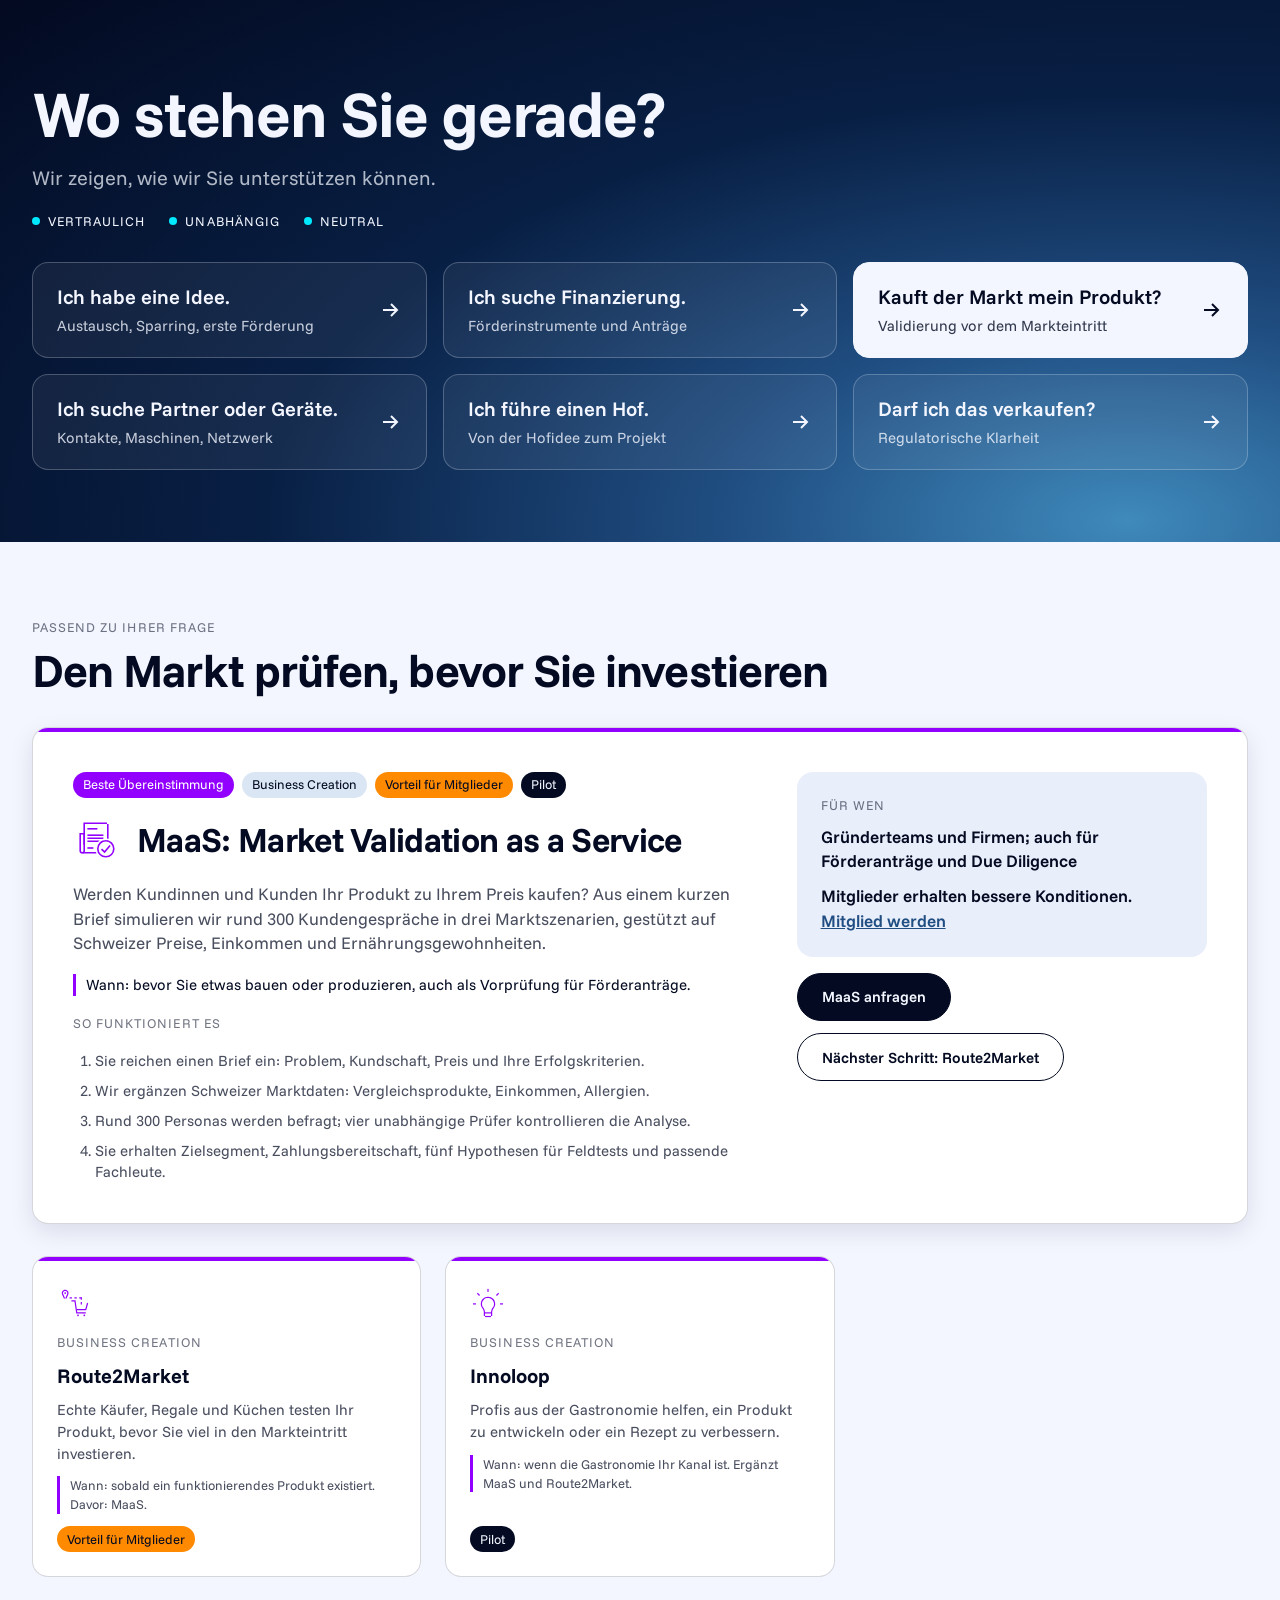
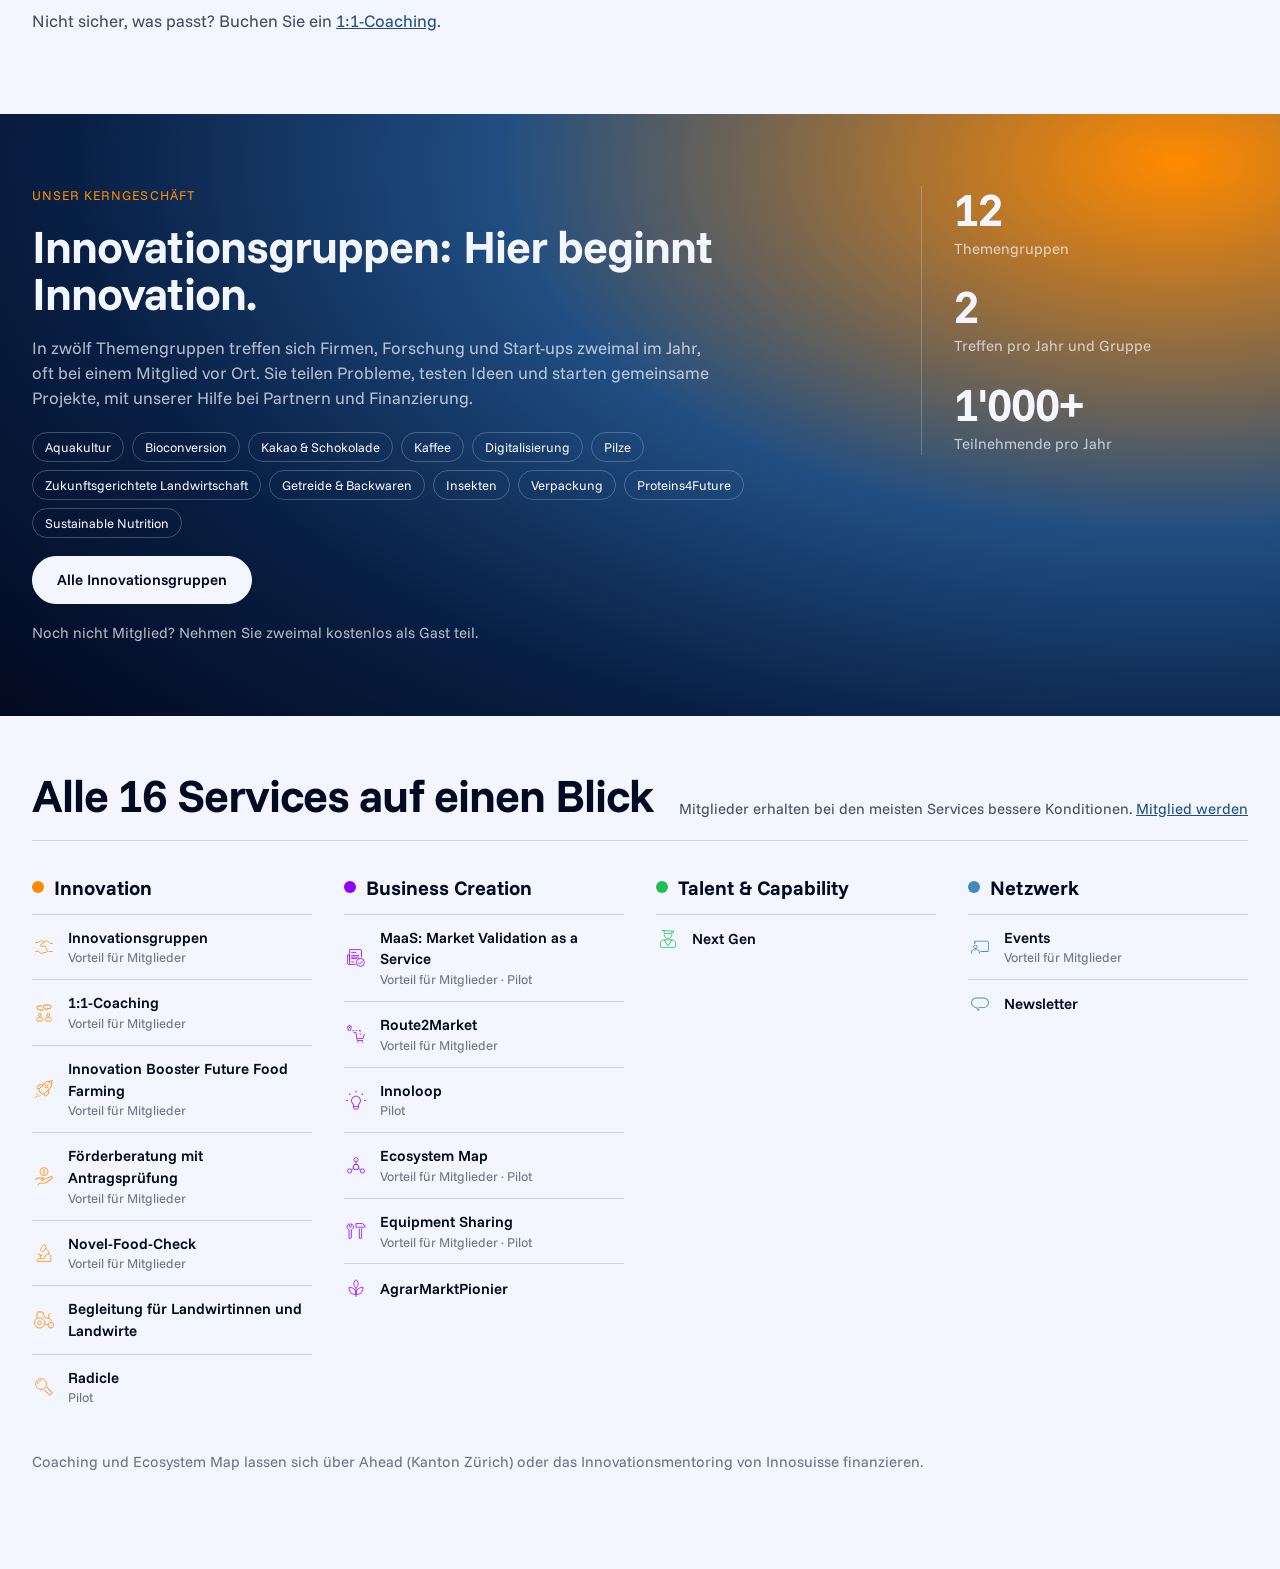
<file: index.html>
<!doctype html>
<html lang="de">
<head>
<meta charset="utf-8">
<meta name="viewport" content="width=device-width, initial-scale=1">
<meta name="robots" content="noindex">
<title>Swiss Food Research: Services</title>
<link rel="preload" href="assets/fonts/funnel-sans-400.woff2" as="font" type="font/woff2" crossorigin>
<link rel="stylesheet" href="assets/style.css">
</head>
<body>
<div class="sfr-sf" id="sfr-service-finder"></div>
<script src="assets/app.js"></script>
</body>
</html>
</file>
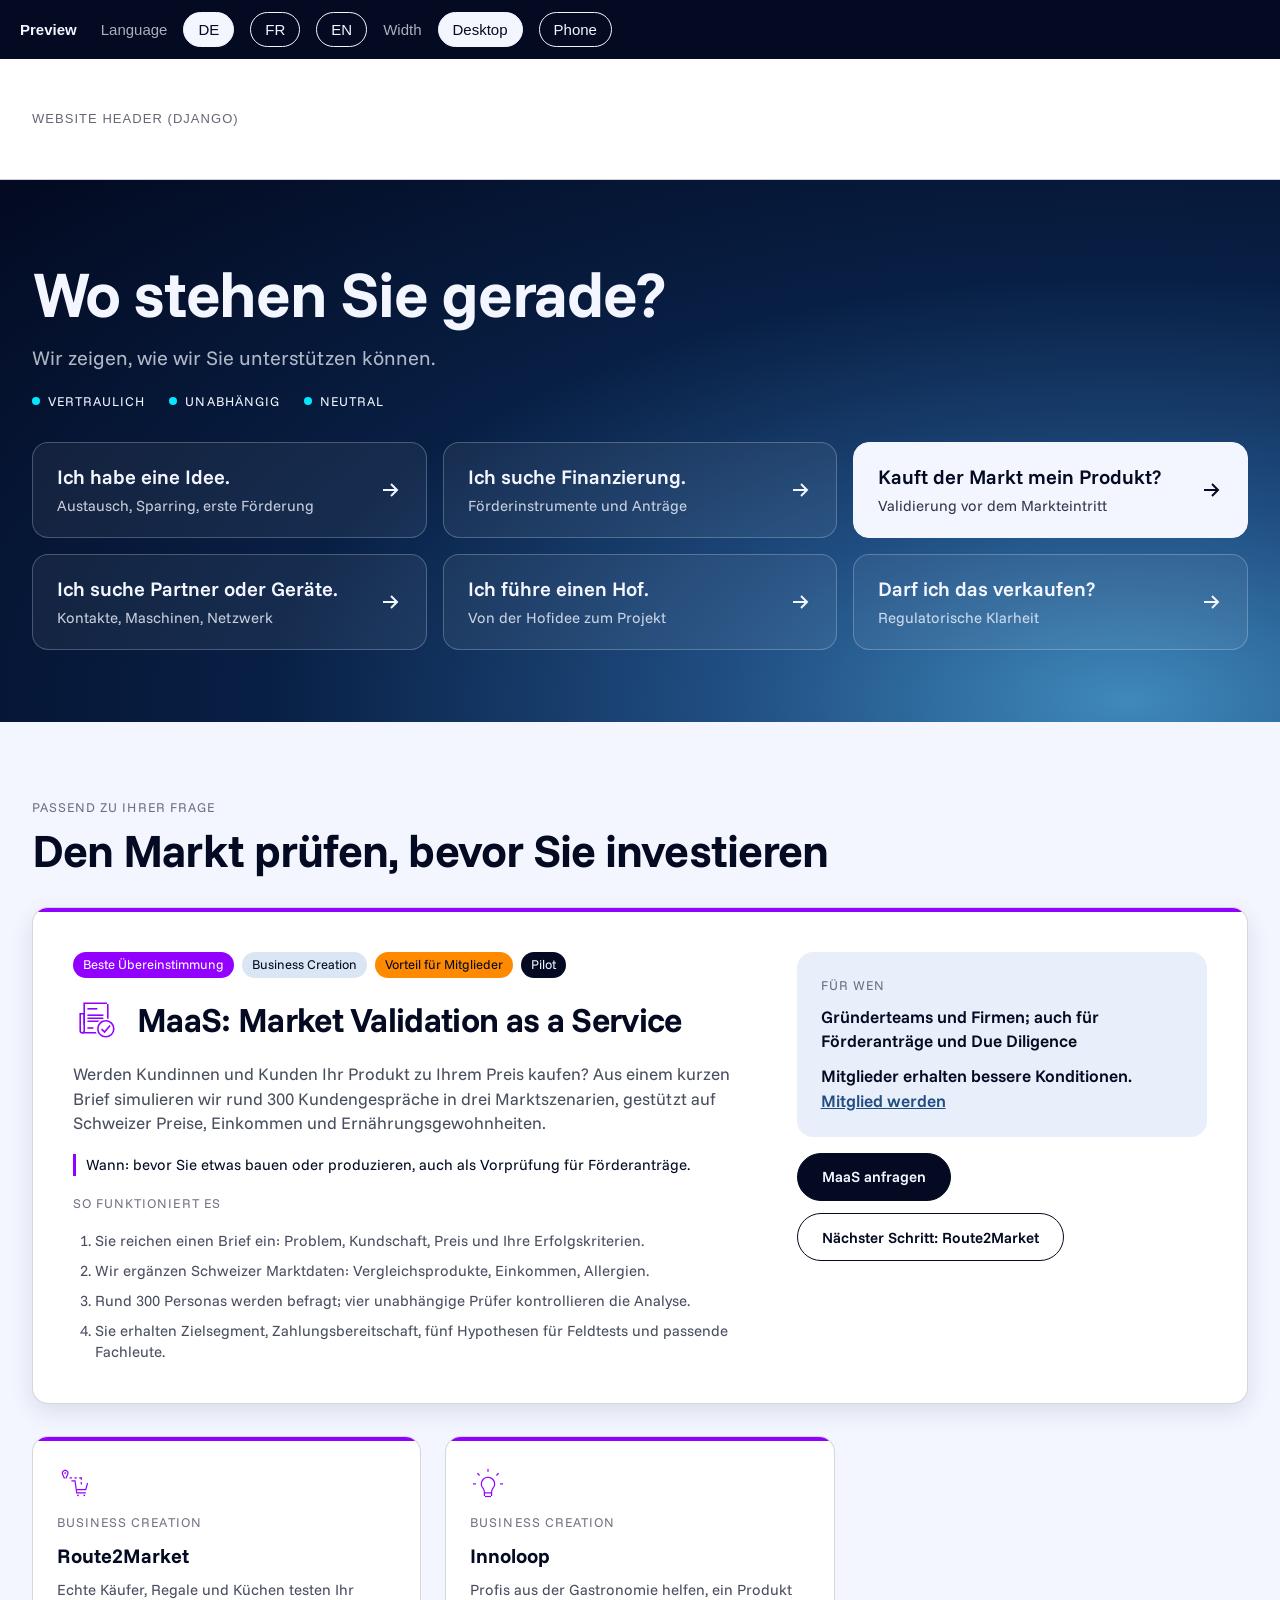
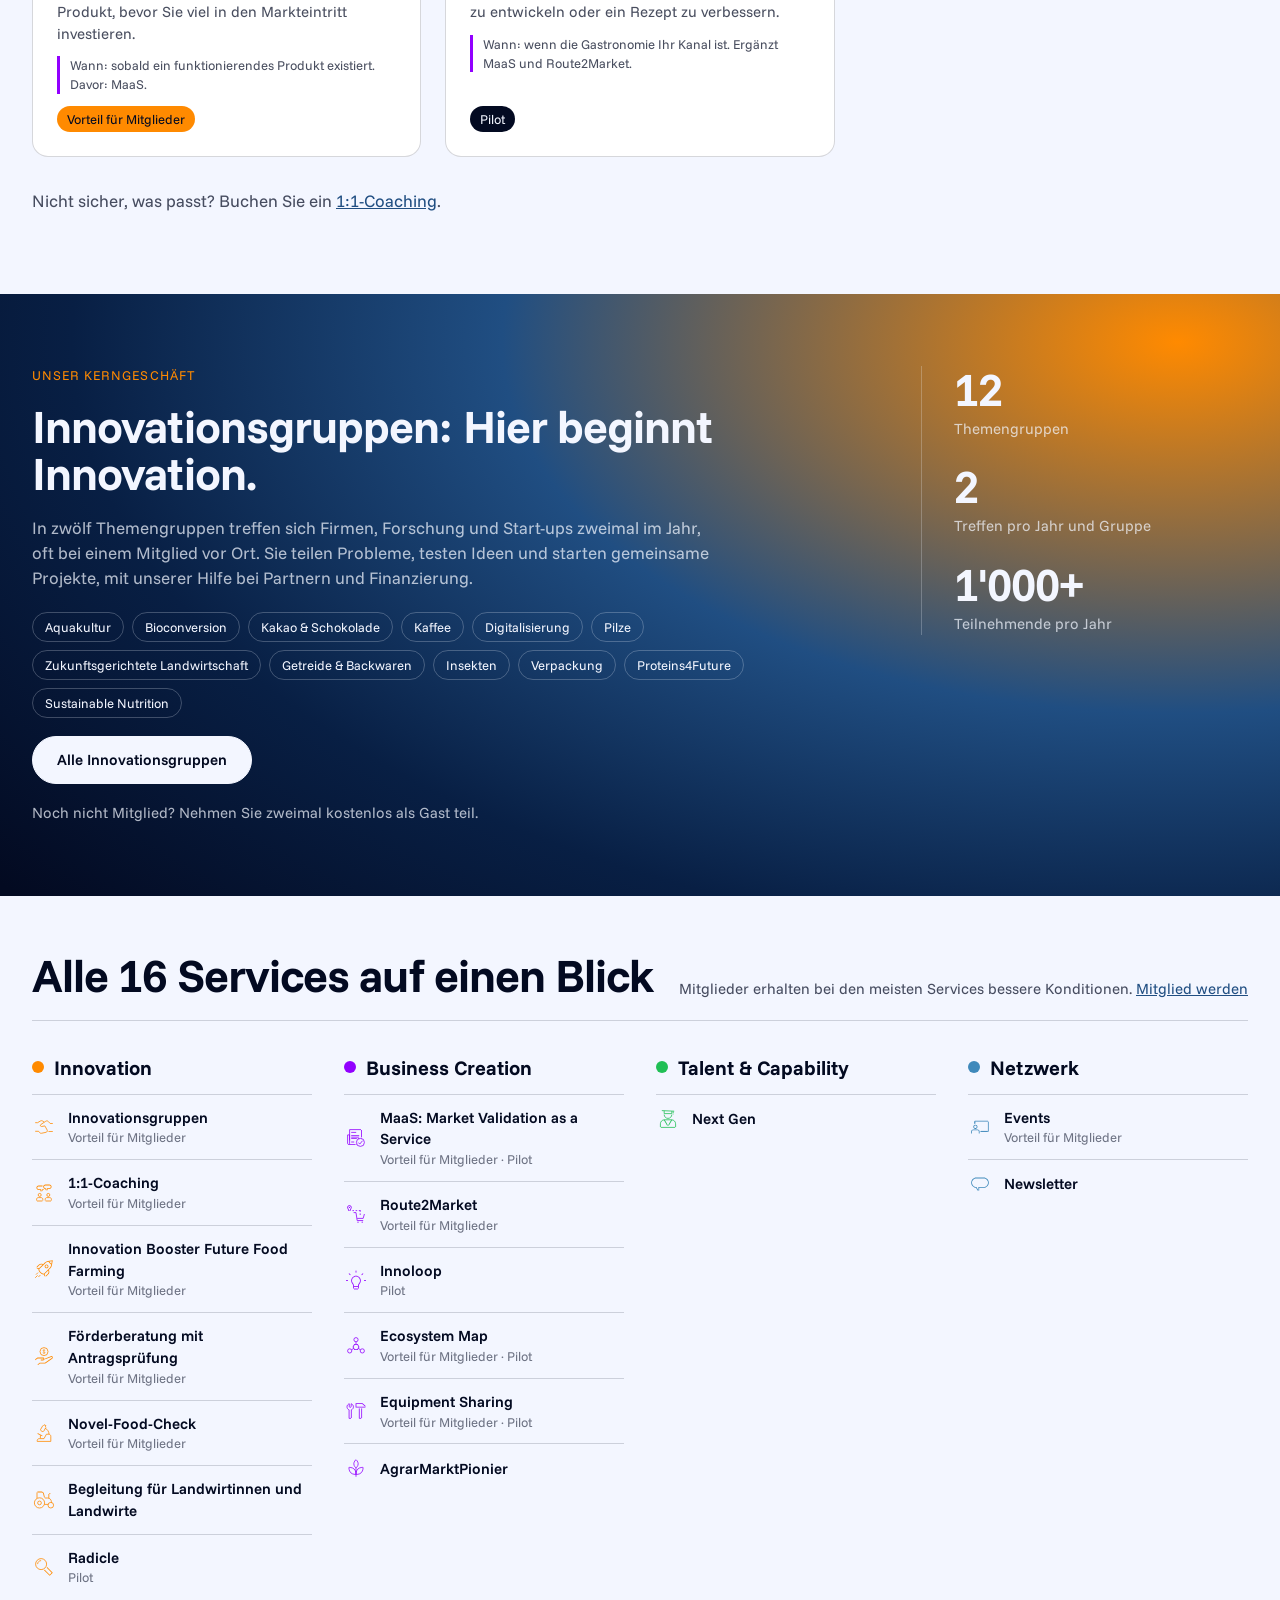
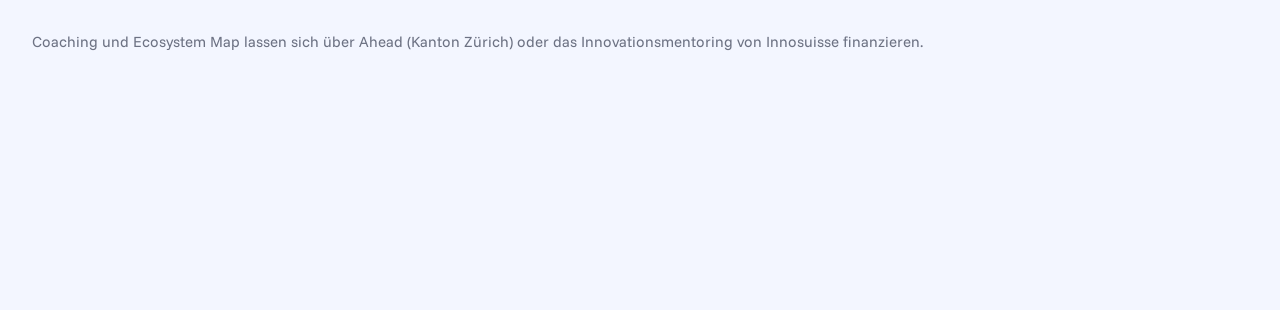
<file: preview.html>
<!doctype html>
<html lang="de">
<head>
<meta charset="utf-8">
<meta name="viewport" content="width=device-width, initial-scale=1">
<meta name="robots" content="noindex">
<title>Preview: SFR service finder as embedded on swissfoodresearch.ch</title>
<style>
body{margin:0;font:15px/1.4 "Helvetica Neue",Arial,sans-serif;background:#d9dde6;color:#030a21}
.bar{position:sticky;top:0;z-index:2;background:#030a21;color:#f3f6ff;padding:12px 20px;display:flex;flex-wrap:wrap;gap:16px;align-items:center}
.bar b{margin-right:8px}.bar button{font:inherit;padding:6px 14px;border-radius:999px;border:1px solid #f3f6ff;background:transparent;color:#f3f6ff;cursor:pointer}
.bar button[aria-pressed="true"]{background:#f3f6ff;color:#030a21}.bar span{opacity:.7}
.site{margin:0 auto;background:#fff;transition:max-width .2s}
.mock{height:120px;background:#fff;border-bottom:1px solid #ccd;display:flex;align-items:center;padding:0 32px;color:#667;font-size:13px;letter-spacing:.08em;text-transform:uppercase}
.mock.foot{height:160px;background:#030a21;color:#a1abbe;border:0}
</style>
</head>
<body>
<div class="bar">
  <b>Preview</b>
  <span>Language</span><button data-lang="de" aria-pressed="true">DE</button><button data-lang="fr">FR</button><button data-lang="en">EN</button>
  <span>Width</span><button data-w="100%" aria-pressed="true">Desktop</button><button data-w="390px">Phone</button>
</div>
<div class="site" id="site" style="max-width:100%">
  <div class="mock">Website header (Django)</div>
  <div id="slot"></div>
  <div class="mock foot">Website footer (Django)</div>
</div>
<script>
/* Mounts the service finder with the same code as the Django block in the README,
   so this page also tests the block. */
var state={lang:"de",w:"100%"};
function mount(){
  document.documentElement.lang=state.lang;
  document.getElementById("site").style.maxWidth=state.w;
  var slot=document.getElementById("slot");
  slot.innerHTML='<iframe id="sfr-service-finder" title="Services" loading="lazy" style="width:100%;height:2600px;border:0;display:block"></iframe>';
  var f=document.getElementById("sfr-service-finder"),l=(document.documentElement.lang||"de").slice(0,2);
  f.src=new URL("./?lang="+(["de","fr","en"].indexOf(l)>-1?l:"de"),location.href).href;
}
window.addEventListener("message",function(e){
  if(e.origin!==location.origin||!e.data||!e.data.sfrServiceFinder)return;
  var f=document.getElementById("sfr-service-finder"),m=e.data.sfrServiceFinder;
  if(m.height)f.style.height=m.height+"px";
  if(m.scrollTo!=null)window.scrollTo({top:f.getBoundingClientRect().top+window.scrollY+m.scrollTo-80,behavior:"smooth"});
});
document.querySelector(".bar").addEventListener("click",function(e){
  var b=e.target.closest("button");if(!b)return;
  var key=b.dataset.lang?"lang":"w";state[key]=b.dataset[key];
  document.querySelectorAll(".bar button[data-"+key+"]").forEach(function(x){x.setAttribute("aria-pressed",x===b)});
  mount();
});
mount();
</script>
</body>
</html>
</file>
<file: assets/style.css>
/* Swiss Food Research service finder, SFR Design System 2026 */
@font-face{font-family:"Funnel Sans";font-weight:400;font-style:normal;font-display:swap;src:url(fonts/funnel-sans-400.woff2) format("woff2")}
@font-face{font-family:"Funnel Sans";font-weight:600;font-style:normal;font-display:swap;src:url(fonts/funnel-sans-600.woff2) format("woff2")}
@font-face{font-family:"Funnel Sans";font-weight:700;font-style:normal;font-display:swap;src:url(fonts/funnel-sans-700.woff2) format("woff2")}
html,body{margin:0;background:#f3f6ff}
.sfr-sf{--k:#030a21;--b1:#081f44;--b2:#204e82;--b3:#3f89bb;--w:#f3f6ff;--cy:#00e9ff;--mg:#9200ff;--or:#ff8a00;--gr:#20bf55;
  --ink72:rgb(3 10 33/.72);--ink56:rgb(3 10 33/.56);--ink16:rgb(3 10 33/.16);--chip:#dae6f4;--sunken:#e9eefb;
  --grad:radial-gradient(120% 140% at 88% 96%,#3f89bb 0%,#204e82 26%,#081f44 56%,#030a21 100%);
  --sh:0 8px 24px rgb(3 10 33/.10);
  font-family:"Funnel Sans","Helvetica Neue",Arial,sans-serif;color:var(--ink72);background:var(--w);
  font-size:17px;line-height:1.45;-webkit-font-smoothing:antialiased}
.sfr-sf *,.sfr-sf *::before,.sfr-sf *::after{box-sizing:border-box}
.sfr-sf h1,.sfr-sf h2,.sfr-sf h3,.sfr-sf p,.sfr-sf ol{margin:0}
.sfr-sf a{color:var(--b2)}.sfr-sf a:hover{color:var(--b3)}
.sfr-sf :focus-visible{outline:none;box-shadow:0 0 0 3px rgb(0 233 255/.55);border-radius:8px}
.sfr-sf .w{max-width:1280px;margin:0 auto;padding:0 32px}
.sfr-sf .eyebrow{font-size:13px;letter-spacing:.08em;text-transform:uppercase;color:var(--ink56)}
/* hero */
.sfr-sf .hero{background:var(--grad);color:var(--w)}
.sfr-sf .hero .w{padding-top:80px;padding-bottom:72px;display:flex;flex-direction:column;gap:32px}
.sfr-sf .hero .eyebrow{color:var(--cy)}
.sfr-sf .hero h1{font-size:64px;line-height:1.04;letter-spacing:-.02em;font-weight:700;color:var(--w)}
.sfr-sf .hero .lead{font-size:20px;color:rgb(243 246 255/.72);max-width:640px;margin-top:16px}
.sfr-sf .needs{display:grid;grid-template-columns:repeat(3,minmax(0,1fr));gap:16px}
.sfr-sf .need{all:unset;box-sizing:border-box;cursor:pointer;min-height:96px;padding:20px 24px;border-radius:16px;display:flex;align-items:center;justify-content:space-between;gap:16px;
  background:rgb(243 246 255/.06);border:1px solid rgb(243 246 255/.24);color:var(--w);font-family:inherit;transition:background-color 140ms,border-color 140ms}
.sfr-sf .need:hover{background:rgb(243 246 255/.12)}
.sfr-sf .need[aria-pressed="true"]{background:var(--w);border-color:var(--w);color:var(--k)}
.sfr-sf .need .l{font-size:20px;font-weight:600;line-height:1.2;display:block}
.sfr-sf .need .h{font-size:15px;opacity:.8;display:block;margin-top:6px}
.sfr-sf .need svg{flex:0 0 24px}
/* results */
.sfr-sf .res .w{padding-top:72px;padding-bottom:24px;display:flex;flex-direction:column;gap:32px}
.sfr-sf .res h2{font-size:46px;line-height:1.04;letter-spacing:-.02em;font-weight:700;color:var(--k);margin-top:8px}
.sfr-sf .panel{background:#fff;border:1px solid var(--ink16);border-radius:16px;box-shadow:var(--sh);overflow:hidden}
.sfr-sf .bar{height:4px}
.sfr-sf .panel .in{padding:40px;display:flex;flex-wrap:wrap;gap:48px}
.sfr-sf .panel .main{flex:3 1 480px;min-width:0;display:flex;flex-direction:column;gap:18px}
.sfr-sf .panel .side{flex:2 1 280px;min-width:0;display:flex;flex-direction:column;gap:16px}
.sfr-sf .panel h3{font-size:34px;line-height:1.04;letter-spacing:-.02em;font-weight:700;color:var(--k)}
.sfr-sf .panel .ttl{display:flex;align-items:center;gap:16px}
.sfr-sf .panel ol{padding-left:22px;display:flex;flex-direction:column;gap:8px;font-size:15px}
.sfr-sf .box{background:var(--sunken);border-radius:16px;padding:24px;display:flex;flex-direction:column;gap:10px}
.sfr-sf .box strong{color:var(--k);font-weight:600}
.sfr-sf .badges{display:flex;flex-wrap:wrap;gap:8px;align-items:center}
.sfr-sf .bdg{display:inline-flex;align-items:center;height:26px;padding:0 10px;border-radius:999px;font-size:13px;font-weight:500;background:var(--chip);color:var(--k);white-space:nowrap}
.sfr-sf .bdg.inv{background:var(--k);color:var(--w)}
.sfr-sf .bdg.p{color:#fff}
.sfr-sf .btns{display:flex;flex-wrap:wrap;gap:12px}
.sfr-sf .btn{display:inline-flex;align-items:center;justify-content:center;min-height:48px;padding:0 24px;border-radius:999px;font-size:15px;font-weight:600;text-decoration:none;
  background:var(--k);color:var(--w);border:1.5px solid var(--k);transition:background-color 140ms}
.sfr-sf .btn:hover{background:var(--b1);color:var(--w)}
.sfr-sf .btn.sec{background:transparent;color:var(--k)}
.sfr-sf .btn.sec:hover{background:rgb(3 10 33/.08);color:var(--k)}
.sfr-sf .cards{display:grid;grid-template-columns:repeat(3,minmax(0,1fr));gap:24px}
.sfr-sf .card{all:unset;box-sizing:border-box;cursor:pointer;background:#fff;border:1px solid var(--ink16);border-radius:16px;overflow:hidden;display:flex;flex-direction:column;font-family:inherit;transition:box-shadow 140ms,transform 80ms}
.sfr-sf .card:hover{box-shadow:var(--sh)}
.sfr-sf .card .in{padding:24px;display:flex;flex-direction:column;gap:12px;flex:1}
.sfr-sf .card h3{font-size:20px;line-height:1.16;font-weight:700;color:var(--k)}
.sfr-sf .card p{font-size:15px;color:var(--ink72)}
.sfr-sf .card .badges{margin-top:auto}
.sfr-sf .more{font-size:17px}
/* values */
.sfr-sf .vals{list-style:none;margin:20px 0 0;padding:0;display:flex;flex-wrap:wrap;gap:8px 24px}
.sfr-sf .vals li{display:flex;align-items:center;gap:8px;font-size:13px;letter-spacing:.08em;text-transform:uppercase;color:var(--w)}
.sfr-sf .vals li::before{content:"";width:8px;height:8px;border-radius:999px;background:var(--cy)}
/* innovation groups band */
.sfr-sf .igb{background:radial-gradient(120% 140% at 92% 8%,#ff8a00 0%,#204e82 44%,#081f44 72%,#030a21 100%);color:var(--w);margin-top:56px}
.sfr-sf .igb .w{padding-top:72px;padding-bottom:72px;display:flex;flex-wrap:wrap;gap:48px;align-items:flex-start}
.sfr-sf .igm{flex:3 1 520px;min-width:0;display:flex;flex-direction:column;gap:18px}
.sfr-sf .igb .eyebrow{color:var(--or)}
.sfr-sf .igb h2{font-size:46px;line-height:1.04;letter-spacing:-.02em;font-weight:700;color:var(--w)}
.sfr-sf .igb p{color:rgb(243 246 255/.72);max-width:680px}
.sfr-sf .igg{list-style:none;margin:4px 0 0;padding:0;display:flex;flex-wrap:wrap;gap:8px}
.sfr-sf .igg li{height:30px;display:inline-flex;align-items:center;padding:0 12px;border-radius:999px;border:1px solid rgb(243 246 255/.24);font-size:13px;color:var(--w)}
.sfr-sf .btn.inv{background:var(--w);color:var(--k);border-color:var(--w)}
.sfr-sf .btn.inv:hover{background:#fff;color:var(--k)}
.sfr-sf .igb .igguest{font-size:15px}
.sfr-sf .igf{flex:1 1 220px;margin:0;display:flex;flex-direction:column;gap:24px;border-left:1px solid rgb(243 246 255/.24);padding-left:32px}
.sfr-sf .igf dt{font-size:46px;line-height:1;font-weight:700;letter-spacing:-.02em;color:var(--w)}
.sfr-sf .igf dd{margin:6px 0 0;font-size:15px;color:rgb(243 246 255/.72)}
.sfr-sf .when{font-size:15px;color:var(--k);border-left:3px solid var(--mg);padding-left:10px}
.sfr-sf .card .when{font-size:13px}
.sfr-sf button.btn{font-family:inherit;cursor:pointer}
.sfr-sf .fin{font-size:15px;color:var(--ink56)}
.sfr-sf .bdg.mem{background:var(--or);color:var(--k)}
.sfr-sf .memnote{font-weight:600;color:var(--k)}
/* overview */
.sfr-sf .all .w{padding-top:56px;padding-bottom:96px;display:flex;flex-direction:column;gap:32px}
.sfr-sf .all .hd{display:flex;flex-wrap:wrap;align-items:flex-end;justify-content:space-between;gap:16px;border-bottom:1px solid var(--ink16);padding-bottom:20px}
.sfr-sf .all h2{font-size:46px;line-height:1.04;letter-spacing:-.02em;font-weight:700;color:var(--k)}
.sfr-sf .all .hd span{font-size:15px}
.sfr-sf .cols{display:grid;grid-template-columns:repeat(4,minmax(0,1fr));gap:32px}
.sfr-sf .col .ch{display:flex;align-items:center;gap:10px;padding-bottom:12px;font-size:20px;font-weight:700;color:var(--k)}
.sfr-sf .dot{width:12px;height:12px;border-radius:999px;flex:0 0 12px}
.sfr-sf .row{all:unset;box-sizing:border-box;cursor:pointer;width:100%;display:flex;align-items:center;gap:12px;padding:12px 0;border-top:1px solid var(--ink16);font-family:inherit}
.sfr-sf .row:hover .t{color:var(--b2)}
.sfr-sf .row .t{display:block;font-size:15px;font-weight:600;color:var(--k)}
.sfr-sf .row .s{display:block;font-size:13px;color:var(--ink56)}
.sfr-sf .row[aria-current="true"] .t{text-decoration:underline;text-underline-offset:3px}
/* icons: design-system SVGs used as masks, tinted in the pillar colour */
.sfr-sf .ic{display:inline-block;flex:0 0 auto;-webkit-mask-position:center;mask-position:center;-webkit-mask-size:contain;mask-size:contain;-webkit-mask-repeat:no-repeat;mask-repeat:no-repeat}
@media (max-width:1024px){.sfr-sf .needs,.sfr-sf .cards{grid-template-columns:repeat(2,minmax(0,1fr))}.sfr-sf .cols{grid-template-columns:repeat(2,minmax(0,1fr))}}
@media (max-width:640px){
  .sfr-sf .w{padding:0 20px}
  .sfr-sf .hero .w{padding-top:40px;padding-bottom:32px;gap:20px}
  .sfr-sf .hero h1{font-size:40px}.sfr-sf .hero .lead{font-size:17px;margin-top:12px}
  .sfr-sf .needs{grid-template-columns:1fr;gap:10px}
  .sfr-sf .need{min-height:56px;padding:12px 16px;border-radius:12px}
  .sfr-sf .need .l{font-size:17px}.sfr-sf .need .h{display:none}
  .sfr-sf .res .w{padding-top:32px;gap:16px}.sfr-sf .res h2{font-size:30px}
  .sfr-sf .panel .in{padding:24px 20px;gap:20px}.sfr-sf .panel h3{font-size:22px;line-height:1.1}
  .sfr-sf .cards{grid-template-columns:1fr;gap:12px}
  .sfr-sf .all .w{padding-top:32px;padding-bottom:48px}.sfr-sf .all h2{font-size:30px}
  .sfr-sf .cols{grid-template-columns:1fr;gap:24px}
  .sfr-sf .igb{margin-top:32px}.sfr-sf .igb .w{padding-top:40px;padding-bottom:40px;gap:28px}.sfr-sf .igb h2{font-size:30px}
  .sfr-sf .igf{border-left:0;padding-left:0;border-top:1px solid rgb(243 246 255/.24);padding-top:20px;flex-direction:row;flex-wrap:wrap;gap:20px 28px}.sfr-sf .igf dt{font-size:34px}
  .sfr-sf .btn{width:100%}
}
@media (prefers-reduced-motion:reduce){.sfr-sf *{transition:none!important;scroll-behavior:auto!important}}
</file>
